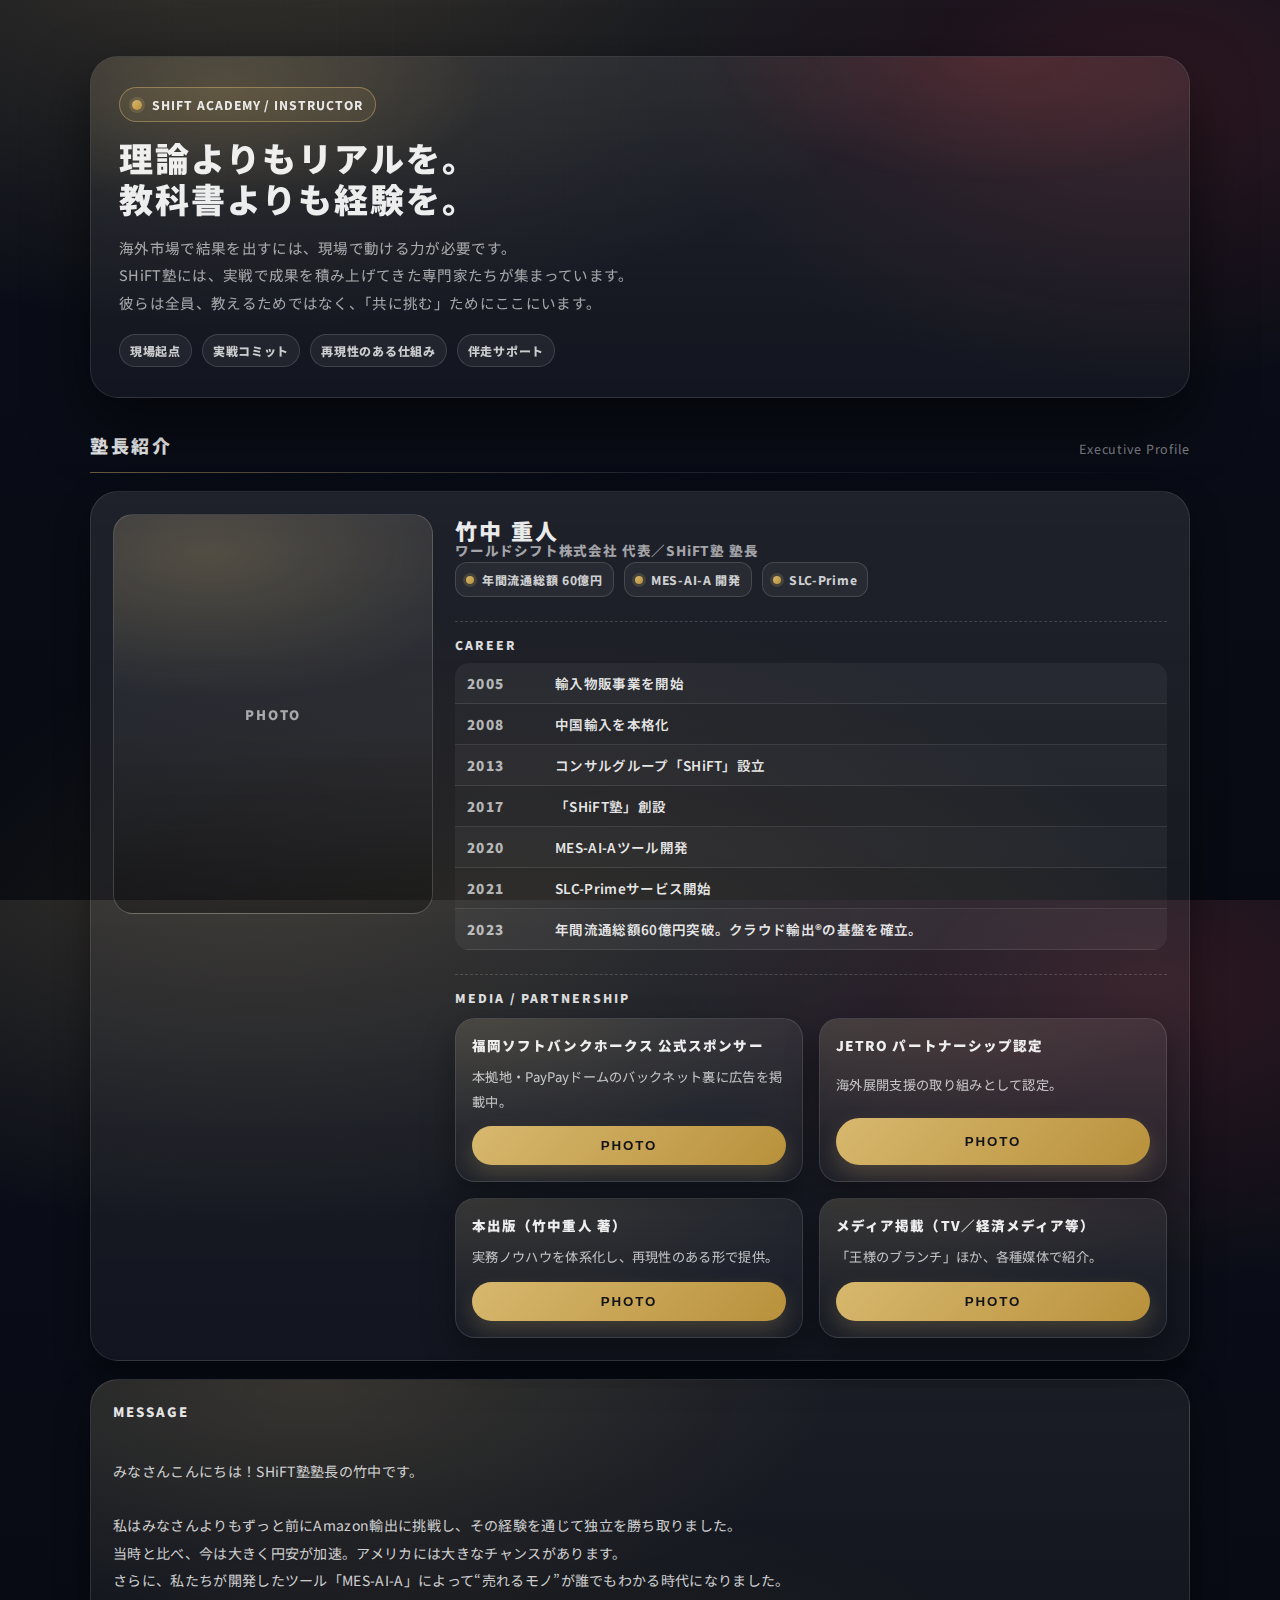
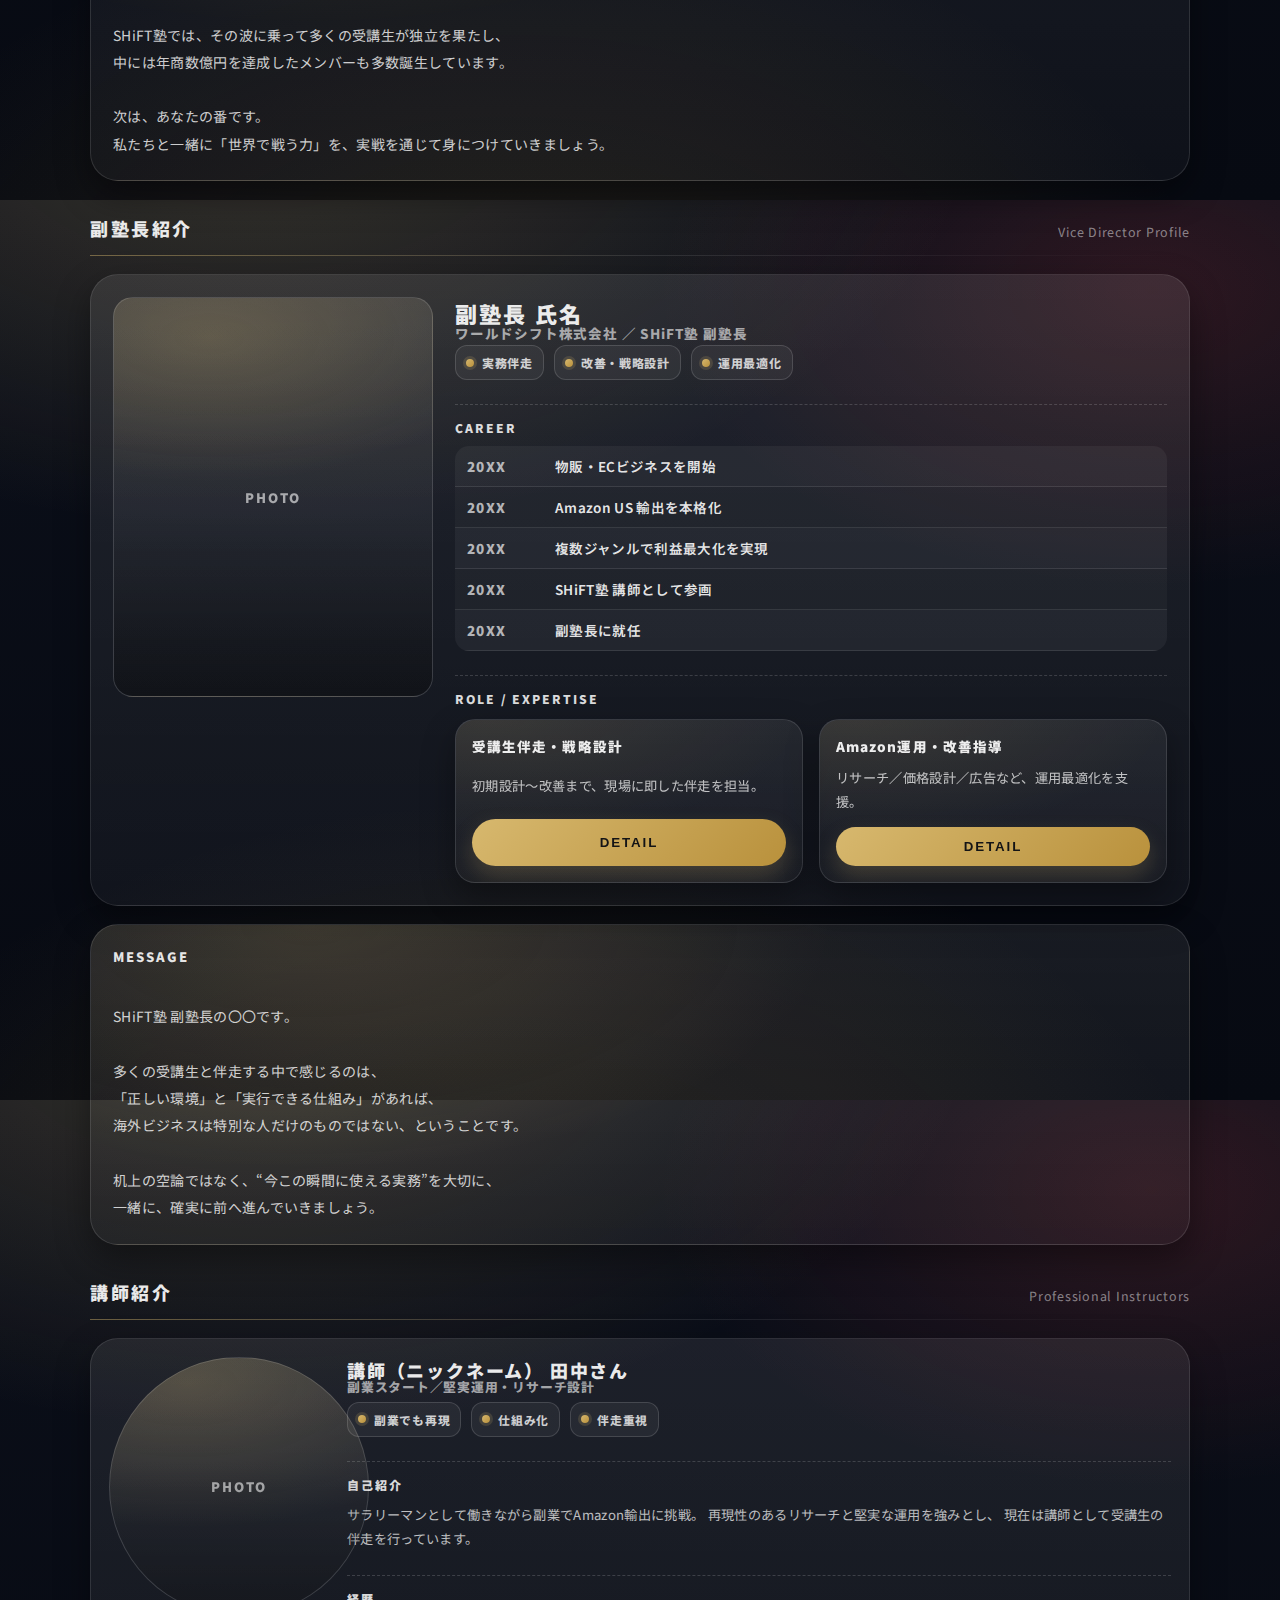
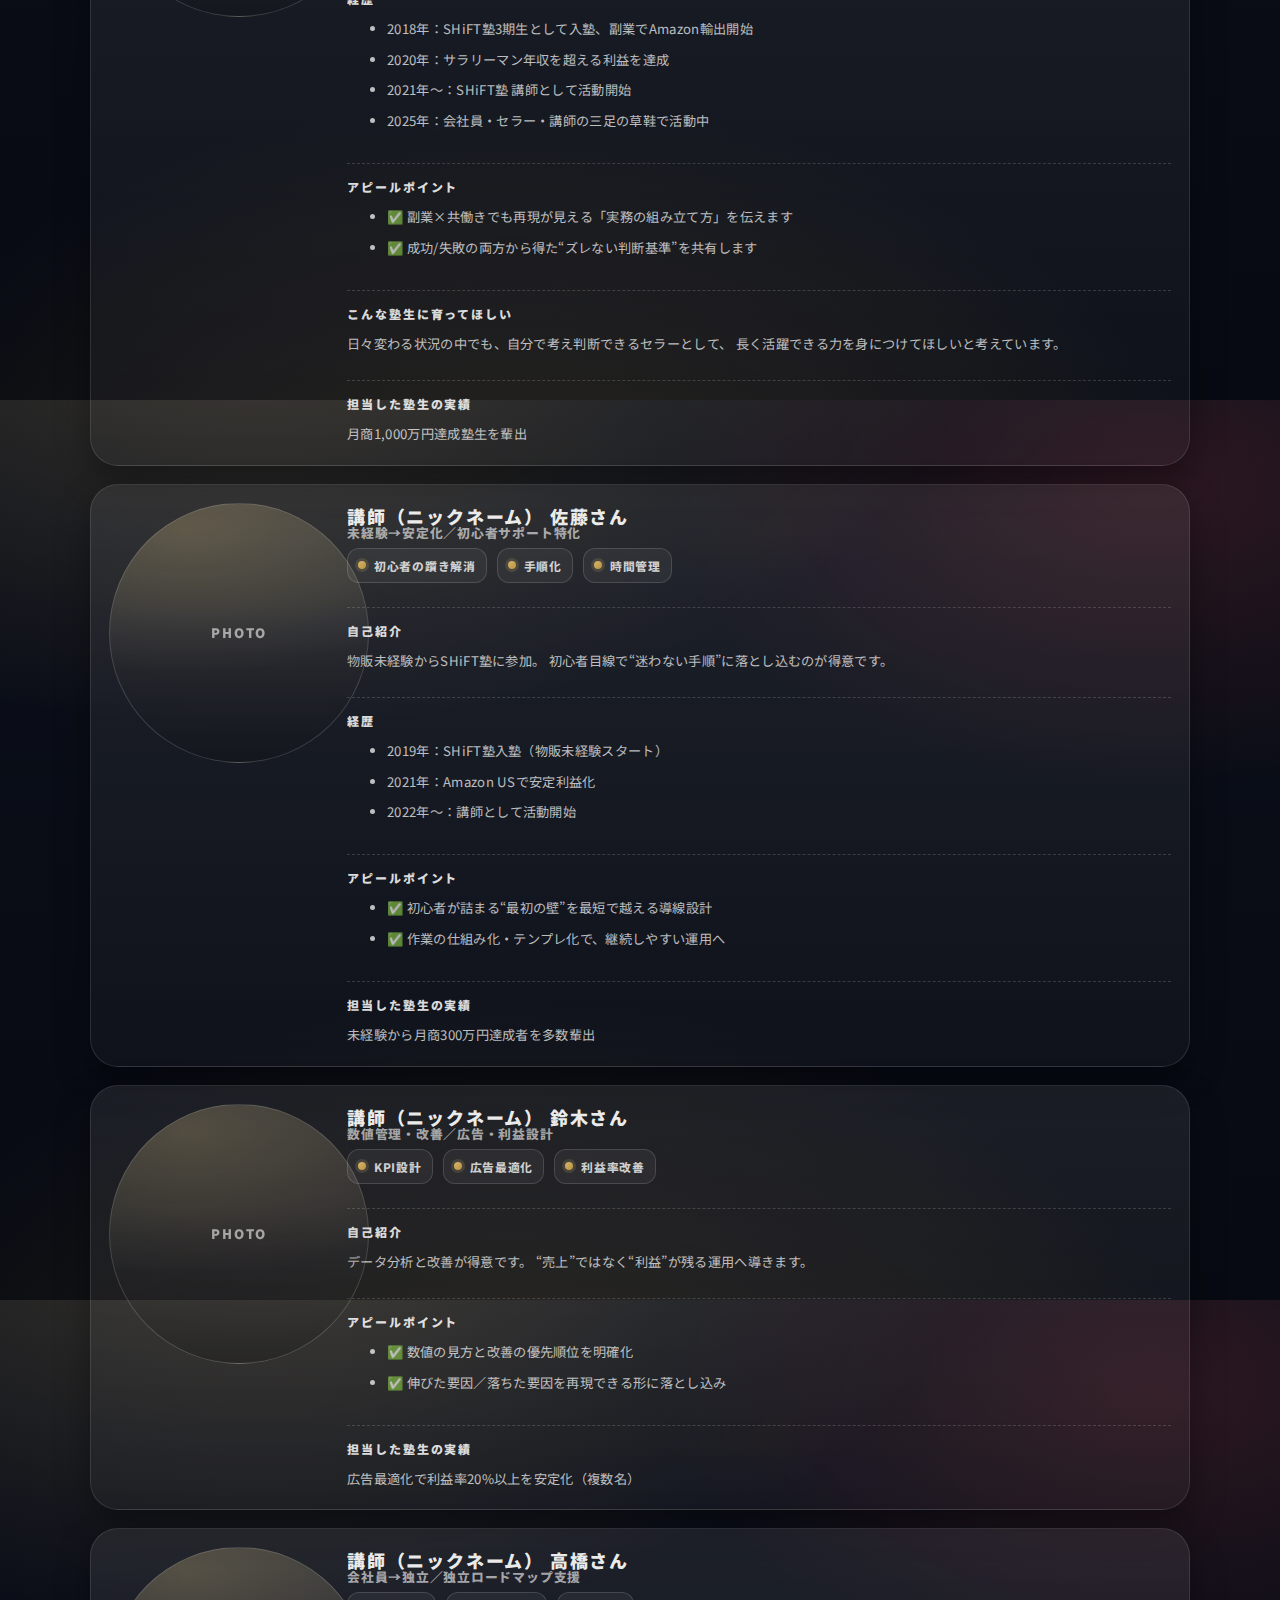
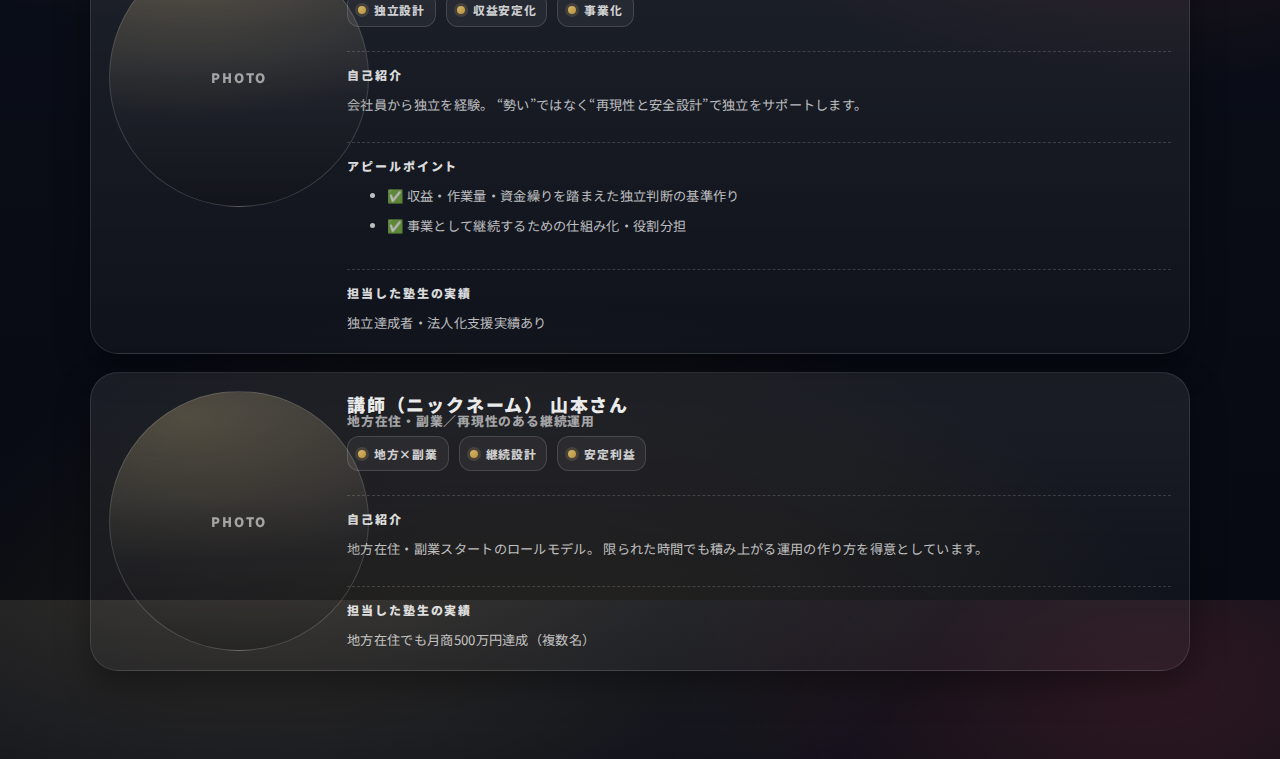
<file: index.html>
<!doctype html>
<html lang="ja">
<head>
  <meta charset="utf-8" />
  <meta name="viewport" content="width=device-width,initial-scale=1" />
  <title>SHiFT塾｜講師紹介</title>
  <meta name="description" content="SHiFT塾の塾長・副塾長・講師陣紹介ページ" />

  <!-- Fonts -->
  <link rel="preconnect" href="https://fonts.googleapis.com">
  <link rel="preconnect" href="https://fonts.gstatic.com" crossorigin>
  <link href="https://fonts.googleapis.com/css2?family=Noto+Sans+JP:wght@400;500;600;700;800;900&display=swap" rel="stylesheet">

  <style>
    :root{
      --bg: #0b0f1a;
      --bg2:#070a12;
      --card: rgba(255,255,255,.06);
      --card2: rgba(255,255,255,.08);
      --line: rgba(255,255,255,.10);
      --text: rgba(255,255,255,.92);
      --muted: rgba(255,255,255,.62);
      --muted2: rgba(255,255,255,.48);

      --gold1:#d7b86e;
      --gold2:#b9913c;
      --shadow: 0 24px 60px rgba(0,0,0,.55);
      --shadow2: 0 14px 34px rgba(0,0,0,.40);

      --r: 22px;
      --max: 1100px;
    }

    *{ box-sizing: border-box; }
    html,body{ height:100%; }
    body{
      margin:0;
      color: var(--text);
      font-family: "Noto Sans JP", system-ui, -apple-system, Segoe UI, Roboto, sans-serif;
      letter-spacing: .02em;
      background:
        radial-gradient(1200px 700px at 20% -10%, rgba(215,184,110,.22), transparent 60%),
        radial-gradient(900px 540px at 90% 10%, rgba(255,77,77,.14), transparent 55%),
        radial-gradient(1200px 800px at 40% 120%, rgba(185,145,60,.16), transparent 60%),
        linear-gradient(180deg, var(--bg), var(--bg2));
      overflow-x:hidden;
    }

    .wrap{
      width: min(var(--max), calc(100% - 40px));
      margin: 0 auto;
      padding: 56px 0 88px;
    }

    /* subtle grid */
    .grid-bg{
      position: fixed;
      inset: 0;
      pointer-events:none;
      opacity:.22;
      background-image:
        linear-gradient(to right, rgba(255,255,255,.06) 1px, transparent 1px),
        linear-gradient(to bottom, rgba(255,255,255,.05) 1px, transparent 1px);
      background-size: 56px 56px;
      mask-image: radial-gradient(circle at 30% 0%, black 0, transparent 55%);
    }

    /* Intro card */
    .top{
      position: relative;
      border: 1px solid var(--line);
      border-radius: calc(var(--r) + 6px);
      background: linear-gradient(180deg, rgba(255,255,255,.08), rgba(255,255,255,.04));
      box-shadow: var(--shadow);
      padding: 30px 28px;
      overflow:hidden;
    }
    .top::before{
      content:"";
      position:absolute;
      inset:-2px;
      background:
        radial-gradient(500px 220px at 12% 10%, rgba(215,184,110,.30), transparent 55%),
        radial-gradient(520px 240px at 82% 0%, rgba(255,77,77,.22), transparent 55%);
      opacity:.65;
      pointer-events:none;
    }
    .top-inner{ position:relative; display:grid; gap:14px; }

    .badge{
      display:inline-flex;
      align-items:center;
      gap:10px;
      width: fit-content;
      padding: 8px 12px;
      border-radius: 999px;
      border: 1px solid rgba(215,184,110,.45);
      background: rgba(215,184,110,.10);
      color: rgba(255,255,255,.88);
      font-weight: 800;
      letter-spacing: .08em;
      font-size: 12px;
      text-transform: uppercase;
    }
    .badge i{
      width:10px;height:10px;border-radius:999px;
      display:inline-block;
      background: linear-gradient(135deg, var(--gold1), var(--gold2));
      box-shadow: 0 0 0 3px rgba(215,184,110,.18);
    }

    .headline{
      margin: 2px 0 0;
      font-size: clamp(22px, 3.1vw, 34px);
      font-weight: 900;
      letter-spacing: .06em;
      line-height: 1.2;
    }
    .subline{
      margin:0;
      color: var(--muted);
      font-size: 14.5px;
      line-height: 1.9;
      max-width: 900px;
    }
    .keycopy{
      display:flex;
      flex-wrap: wrap;
      gap:10px;
      margin-top: 4px;
    }
    .chip{
      padding: 7px 10px;
      border-radius: 999px;
      border: 1px solid rgba(255,255,255,.14);
      background: rgba(255,255,255,.06);
      color: rgba(255,255,255,.78);
      font-weight: 800;
      font-size: 12px;
      letter-spacing: .06em;
    }

    /* Section title */
    .section{
      margin-top: 34px;
    }
    .section-title{
      display:flex;
      align-items:flex-end;
      justify-content: space-between;
      gap: 18px;
      margin-bottom: 14px;
    }
    .section-title h2{
      margin:0;
      font-size: 18px;
      letter-spacing: .14em;
      font-weight: 900;
    }
    .section-title .hint{
      color: var(--muted2);
      font-size: 12.5px;
      letter-spacing: .06em;
    }
    .rule{
      height:1px;
      background: linear-gradient(90deg, rgba(215,184,110,.45), rgba(255,255,255,.10), transparent);
      border:0;
      margin: 10px 0 18px;
    }

    /* Profile card */
    .profile{
      border: 1px solid var(--line);
      border-radius: calc(var(--r) + 6px);
      background: linear-gradient(180deg, rgba(255,255,255,.09), rgba(255,255,255,.04));
      box-shadow: var(--shadow2);
      padding: 22px;
    }
    .profile-grid{
      display:grid;
      grid-template-columns: 320px 1fr;
      gap: 22px;
      align-items:start;
    }

    .photo{
      position: relative;
      border-radius: 20px;
      overflow:hidden;
      border: 1px solid rgba(255,255,255,.14);
      background:
        radial-gradient(500px 240px at 30% 10%, rgba(215,184,110,.22), transparent 60%),
        linear-gradient(180deg, rgba(255,255,255,.08), rgba(255,255,255,.02));
      aspect-ratio: 4 / 5;
      min-height: 380px;
    }
    .photo.small{ min-height: 260px; aspect-ratio: 1 / 1; border-radius: 999px; }
    .photo img{
      width:100%; height:100%;
      object-fit: cover;
      display:block;
      filter: contrast(1.02) saturate(1.02);
    }
    .photo .ph{
      position:absolute; inset:0;
      display:grid; place-items:center;
      color: rgba(255,255,255,.60);
      font-weight: 900;
      letter-spacing: .18em;
      font-size: 13px;
    }
    .photo::after{
      content:"";
      position:absolute; inset:0;
      background: linear-gradient(180deg, transparent 55%, rgba(0,0,0,.35));
      pointer-events:none;
    }
    .photo.small::after{ background: linear-gradient(180deg, transparent 40%, rgba(0,0,0,.25)); }

    .who{
      display:grid;
      gap: 10px;
      align-content:start;
    }
    .name{
      margin:0;
      font-size: 22px;
      font-weight: 900;
      letter-spacing: .10em;
    }
    .role{
      margin: -6px 0 0;
      color: var(--muted);
      font-size: 13.5px;
      letter-spacing: .06em;
      font-weight: 800;
    }

    .meta-row{
      display:flex;
      flex-wrap: wrap;
      gap:10px;
      margin-top: 2px;
    }
    .meta{
      display:inline-flex;
      align-items:center;
      gap:8px;
      padding: 8px 10px;
      border-radius: 12px;
      border: 1px solid rgba(255,255,255,.14);
      background: rgba(255,255,255,.05);
      color: rgba(255,255,255,.78);
      font-size: 12px;
      font-weight: 800;
      letter-spacing: .06em;
    }
    .dot{
      width:8px; height:8px; border-radius:999px;
      background: linear-gradient(135deg, var(--gold1), var(--gold2));
      box-shadow: 0 0 0 3px rgba(215,184,110,.16);
    }

    .block{
      margin-top: 14px;
      padding-top: 14px;
      border-top: 1px dashed rgba(255,255,255,.16);
    }
    .label{
      font-weight: 900;
      letter-spacing: .16em;
      font-size: 12px;
      color: rgba(255,255,255,.86);
      margin-bottom: 10px;
    }

    .timeline{
      width:100%;
      border-collapse: collapse;
      font-size: 13.5px;
      border-radius: 14px;
      overflow:hidden;
    }
    .timeline tr{ background: rgba(255,255,255,.03); }
    .timeline tr:nth-child(odd){ background: rgba(255,255,255,.05); }
    .timeline th, .timeline td{
      padding: 10px 12px;
      border-bottom: 1px solid rgba(255,255,255,.10);
      vertical-align: top;
    }
    .timeline th{
      width: 88px;
      color: rgba(255,255,255,.68);
      font-weight: 900;
      letter-spacing: .10em;
      text-align:left;
    }
    .timeline td{
      color: rgba(255,255,255,.90);
      font-weight: 600;
    }

    /* Media cards */
    .media-grid{
      display:grid;
      grid-template-columns: repeat(2, minmax(0, 1fr));
      gap: 16px;
      margin-top: 12px;
    }
    .media-card{
      border: 1px solid rgba(255,255,255,.12);
      border-radius: 20px;
      background: linear-gradient(180deg, rgba(255,255,255,.07), rgba(255,255,255,.03));
      box-shadow: 0 14px 32px rgba(0,0,0,.35);
      padding: 16px;
      display:grid;
      gap: 10px;
      position: relative;
      overflow:hidden;
    }
    .media-card::before{
      content:"";
      position:absolute;
      inset:-2px;
      background: radial-gradient(520px 200px at 10% 0%, rgba(215,184,110,.18), transparent 60%);
      opacity:.6;
      pointer-events:none;
    }
    .media-card > *{ position:relative; }
    .media-title{
      margin:0;
      font-weight: 900;
      letter-spacing: .08em;
      font-size: 13.5px;
      color: rgba(255,255,255,.92);
    }
    .media-desc{
      margin:0;
      color: rgba(255,255,255,.72);
      font-size: 13.2px;
      line-height: 1.85;
    }
    .media-desc ul{ margin: 8px 0 0; padding-left: 1.2em; }
    .media-desc li{ margin: 6px 0; }

    .btn{
      border: 0;
      border-radius: 999px;
      padding: 12px 14px;
      font-weight: 900;
      letter-spacing: .14em;
      cursor: pointer;
      color: rgba(10,12,18,.95);
      background: linear-gradient(135deg, var(--gold1), var(--gold2));
      box-shadow: 0 10px 22px rgba(215,184,110,.22);
      transition: transform .12s ease, filter .12s ease;
      width: 100%;
      margin-top: 2px;
    }
    .btn:hover{ transform: translateY(-1px); filter: brightness(1.02); }
    .btn:active{ transform: translateY(0px); }

    /* Message */
    .message{
      margin-top: 18px;
      border: 1px solid rgba(255,255,255,.12);
      border-radius: calc(var(--r) + 6px);
      padding: 22px;
      background:
        radial-gradient(900px 420px at 20% 0%, rgba(215,184,110,.16), transparent 58%),
        linear-gradient(180deg, rgba(255,255,255,.07), rgba(255,255,255,.03));
      box-shadow: var(--shadow2);
    }
    .message h3{
      margin:0 0 10px;
      font-size: 13px;
      font-weight: 900;
      letter-spacing: .16em;
      color: rgba(255,255,255,.90);
    }
    .message p{
      margin:0;
      color: rgba(255,255,255,.80);
      font-size: 14px;
      line-height: 1.95;
      white-space: pre-line;
    }

    /* Instructor list */
    .stack{ display:grid; gap: 18px; }
    .instructor{
      border: 1px solid rgba(255,255,255,.11);
      border-radius: calc(var(--r) + 6px);
      background: linear-gradient(180deg, rgba(255,255,255,.08), rgba(255,255,255,.03));
      box-shadow: 0 14px 34px rgba(0,0,0,.36);
      padding: 18px;
    }
    .instructor-grid{
      display:grid;
      grid-template-columns: 220px 1fr;
      gap: 18px;
      align-items:start;
    }
    .instructor .name{ font-size: 18px; letter-spacing:.10em; }
    .instructor .role{ font-size: 12.8px; }
    .kpi{
      display:flex;
      flex-wrap: wrap;
      gap: 10px;
      margin-top: 6px;
    }
    .kpi .meta{ font-size: 11.8px; }

    /* Modal */
    dialog{
      width: min(960px, 92vw);
      border: 1px solid rgba(255,255,255,.14);
      border-radius: 20px;
      padding: 0;
      color: var(--text);
      background: rgba(10,12,18,.88);
      backdrop-filter: blur(10px);
      box-shadow: 0 30px 90px rgba(0,0,0,.65);
    }
    dialog::backdrop{
      background: rgba(0,0,0,.55);
      backdrop-filter: blur(2px);
    }
    .modal-head{
      display:flex;
      justify-content: space-between;
      align-items: center;
      gap: 12px;
      padding: 12px 14px;
      border-bottom: 1px solid rgba(255,255,255,.10);
      background: linear-gradient(180deg, rgba(255,255,255,.08), rgba(255,255,255,.03));
    }
    .modal-head .t{
      font-weight: 900;
      letter-spacing: .12em;
      font-size: 12px;
      color: rgba(255,255,255,.86);
    }
    .x{
      border:0;
      background: rgba(255,255,255,.08);
      border: 1px solid rgba(255,255,255,.14);
      color: rgba(255,255,255,.88);
      border-radius: 12px;
      padding: 8px 10px;
      cursor:pointer;
      font-weight: 900;
      letter-spacing:.08em;
    }
    .modal-body{
      padding: 16px;
      display:grid;
      place-items:center;
      min-height: 320px;
    }
    .modal-body img{
      max-width: 100%;
      height: auto;
      border-radius: 16px;
      border: 1px solid rgba(255,255,255,.14);
      box-shadow: 0 18px 40px rgba(0,0,0,.45);
    }
    .empty{
      color: rgba(255,255,255,.62);
      font-weight: 900;
      letter-spacing: .12em;
      font-size: 12px;
      padding: 18px 14px;
      border-radius: 14px;
      border: 1px dashed rgba(255,255,255,.16);
      background: rgba(255,255,255,.04);
    }

    /* Responsive */
    @media (max-width: 920px){
      .profile-grid{ grid-template-columns: 280px 1fr; }
      .instructor-grid{ grid-template-columns: 200px 1fr; }
    }
    @media (max-width: 760px){
      .wrap{ width: min(var(--max), calc(100% - 28px)); padding: 40px 0 72px; }
      .top{ padding: 24px 18px; }
      .profile{ padding: 18px; }
      .profile-grid{ grid-template-columns: 1fr; }
      .photo{ min-height: 360px; max-width: 420px; }
      .media-grid{ grid-template-columns: 1fr; }
      .instructor-grid{ grid-template-columns: 1fr; }
      .photo.small{ max-width: 220px; }
    }
  </style>
</head>

<body>
  <div class="grid-bg" aria-hidden="true"></div>

  <main class="wrap">
    <!-- INTRO -->
    <section class="top" aria-label="イントロ">
      <div class="top-inner">
        <div class="badge"><i></i> SHiFT Academy / Instructor</div>
        <h1 class="headline">理論よりもリアルを。<br>教科書よりも経験を。</h1>
        <p class="subline">
          海外市場で結果を出すには、現場で動ける力が必要です。<br>
          SHiFT塾には、実戦で成果を積み上げてきた専門家たちが集まっています。<br>
          彼らは全員、教えるためではなく、「共に挑む」ためにここにいます。
        </p>
        <div class="keycopy">
          <span class="chip">現場起点</span>
          <span class="chip">実戦コミット</span>
          <span class="chip">再現性のある仕組み</span>
          <span class="chip">伴走サポート</span>
        </div>
      </div>
    </section>

    <!-- DIRECTOR -->
    <section class="section" aria-label="塾長紹介">
      <div class="section-title">
        <h2>塾長紹介</h2>
        <div class="hint">Executive Profile</div>
      </div>
      <hr class="rule">

      <article class="profile">
        <div class="profile-grid">
          <div class="photo">
            <!-- <img src="https://example.com/takenaka.jpg" alt="竹中 重人"> -->
            <div class="ph">PHOTO</div>
          </div>

          <div class="who">
            <div>
              <h3 class="name">竹中 重人</h3>
              <p class="role">ワールドシフト株式会社 代表／SHiFT塾 塾長</p>
              <div class="meta-row">
                <span class="meta"><span class="dot"></span> 年間流通総額 60億円</span>
                <span class="meta"><span class="dot"></span> MES-AI-A 開発</span>
                <span class="meta"><span class="dot"></span> SLC-Prime</span>
              </div>
            </div>

            <div class="block">
              <div class="label">CAREER</div>
              <table class="timeline" aria-label="経歴">
                <tbody>
                  <tr><th>2005</th><td>輸入物販事業を開始</td></tr>
                  <tr><th>2008</th><td>中国輸入を本格化</td></tr>
                  <tr><th>2013</th><td>コンサルグループ「SHiFT」設立</td></tr>
                  <tr><th>2017</th><td>「SHiFT塾」創設</td></tr>
                  <tr><th>2020</th><td>MES-AI-Aツール開発</td></tr>
                  <tr><th>2021</th><td>SLC-Primeサービス開始</td></tr>
                  <tr><th>2023</th><td>年間流通総額60億円突破。クラウド輸出®の基盤を確立。</td></tr>
                </tbody>
              </table>
            </div>

            <div class="block">
              <div class="label">MEDIA / PARTNERSHIP</div>
              <div class="media-grid">
                <div class="media-card">
                  <p class="media-title">福岡ソフトバンクホークス 公式スポンサー</p>
                  <p class="media-desc">本拠地・PayPayドームのバックネット裏に広告を掲載中。</p>
                  <button class="btn" type="button" onclick="openModal('ホークス公式スポンサー','')">PHOTO</button>
                </div>
                <div class="media-card">
                  <p class="media-title">JETRO パートナーシップ認定</p>
                  <p class="media-desc">海外展開支援の取り組みとして認定。</p>
                  <button class="btn" type="button" onclick="openModal('JETRO パートナー認定','')">PHOTO</button>
                </div>
                <div class="media-card">
                  <p class="media-title">本出版（竹中重人 著）</p>
                  <p class="media-desc">実務ノウハウを体系化し、再現性のある形で提供。</p>
                  <button class="btn" type="button" onclick="openModal('本出版','')">PHOTO</button>
                </div>
                <div class="media-card">
                  <p class="media-title">メディア掲載（TV／経済メディア等）</p>
                  <p class="media-desc">「王様のブランチ」ほか、各種媒体で紹介。</p>
                  <button class="btn" type="button" onclick="openModal('メディア掲載','')">PHOTO</button>
                </div>
              </div>
            </div>

          </div>
        </div>
      </article>

      <div class="message" aria-label="塾長メッセージ">
        <h3>MESSAGE</h3>
        <p>
みなさんこんにちは！SHiFT塾塾長の竹中です。

私はみなさんよりもずっと前にAmazon輸出に挑戦し、その経験を通じて独立を勝ち取りました。
当時と比べ、今は大きく円安が加速。アメリカには大きなチャンスがあります。
さらに、私たちが開発したツール「MES-AI-A」によって“売れるモノ”が誰でもわかる時代になりました。

SHiFT塾では、その波に乗って多くの受講生が独立を果たし、
中には年商数億円を達成したメンバーも多数誕生しています。

次は、あなたの番です。
私たちと一緒に「世界で戦う力」を、実戦を通じて身につけていきましょう。
        </p>
      </div>
    </section>

    <!-- VICE DIRECTOR -->
    <section class="section" aria-label="副塾長紹介">
      <div class="section-title">
        <h2>副塾長紹介</h2>
        <div class="hint">Vice Director Profile</div>
      </div>
      <hr class="rule">

      <article class="profile">
        <div class="profile-grid">
          <div class="photo">
            <!-- <img src="https://example.com/vice.jpg" alt="副塾長 氏名"> -->
            <div class="ph">PHOTO</div>
          </div>

          <div class="who">
            <div>
              <h3 class="name">副塾長 氏名</h3>
              <p class="role">ワールドシフト株式会社 ／ SHiFT塾 副塾長</p>
              <div class="meta-row">
                <span class="meta"><span class="dot"></span> 実務伴走</span>
                <span class="meta"><span class="dot"></span> 改善・戦略設計</span>
                <span class="meta"><span class="dot"></span> 運用最適化</span>
              </div>
            </div>

            <div class="block">
              <div class="label">CAREER</div>
              <table class="timeline" aria-label="副塾長 経歴">
                <tbody>
                  <tr><th>20XX</th><td>物販・ECビジネスを開始</td></tr>
                  <tr><th>20XX</th><td>Amazon US 輸出を本格化</td></tr>
                  <tr><th>20XX</th><td>複数ジャンルで利益最大化を実現</td></tr>
                  <tr><th>20XX</th><td>SHiFT塾 講師として参画</td></tr>
                  <tr><th>20XX</th><td>副塾長に就任</td></tr>
                </tbody>
              </table>
            </div>

            <div class="block">
              <div class="label">ROLE / EXPERTISE</div>
              <div class="media-grid">
                <div class="media-card">
                  <p class="media-title">受講生伴走・戦略設計</p>
                  <p class="media-desc">初期設計〜改善まで、現場に即した伴走を担当。</p>
                  <button class="btn" type="button" onclick="openModal('受講生伴走','')">DETAIL</button>
                </div>
                <div class="media-card">
                  <p class="media-title">Amazon運用・改善指導</p>
                  <p class="media-desc">リサーチ／価格設計／広告など、運用最適化を支援。</p>
                  <button class="btn" type="button" onclick="openModal('Amazon運用','')">DETAIL</button>
                </div>
              </div>
            </div>

          </div>
        </div>
      </article>

      <div class="message" aria-label="副塾長メッセージ">
        <h3>MESSAGE</h3>
        <p>
SHiFT塾 副塾長の〇〇です。

多くの受講生と伴走する中で感じるのは、
「正しい環境」と「実行できる仕組み」があれば、
海外ビジネスは特別な人だけのものではない、ということです。

机上の空論ではなく、“今この瞬間に使える実務”を大切に、
一緒に、確実に前へ進んでいきましょう。
        </p>
      </div>
    </section>

    <!-- INSTRUCTORS -->
    <section class="section" aria-label="講師紹介">
      <div class="section-title">
        <h2>講師紹介</h2>
        <div class="hint">Professional Instructors</div>
      </div>
      <hr class="rule">

      <div class="stack">

        <!-- Instructor 1 (画像の文章イメージに近い詳細版) -->
        <article class="instructor">
          <div class="instructor-grid">
            <div class="photo small">
              <!-- <img src="https://example.com/tanaka.jpg" alt="田中さん"> -->
              <div class="ph">PHOTO</div>
            </div>

            <div class="who">
              <div>
                <h3 class="name">講師（ニックネーム） 田中さん</h3>
                <p class="role">副業スタート／堅実運用・リサーチ設計</p>
                <div class="kpi">
                  <span class="meta"><span class="dot"></span> 副業でも再現</span>
                  <span class="meta"><span class="dot"></span> 仕組み化</span>
                  <span class="meta"><span class="dot"></span> 伴走重視</span>
                </div>
              </div>

              <div class="block">
                <div class="label">自己紹介</div>
                <p class="media-desc">
                  サラリーマンとして働きながら副業でAmazon輸出に挑戦。
                  再現性のあるリサーチと堅実な運用を強みとし、
                  現在は講師として受講生の伴走を行っています。
                </p>
              </div>

              <div class="block">
                <div class="label">経歴</div>
                <ul class="media-desc">
                  <li>2018年：SHiFT塾3期生として入塾、副業でAmazon輸出開始</li>
                  <li>2020年：サラリーマン年収を超える利益を達成</li>
                  <li>2021年〜：SHiFT塾 講師として活動開始</li>
                  <li>2025年：会社員・セラー・講師の三足の草鞋で活動中</li>
                </ul>
              </div>

              <div class="block">
                <div class="label">アピールポイント</div>
                <ul class="media-desc">
                  <li>✅ 副業×共働きでも再現が見える「実務の組み立て方」を伝えます</li>
                  <li>✅ 成功/失敗の両方から得た“ズレない判断基準”を共有します</li>
                </ul>
              </div>

              <div class="block">
                <div class="label">こんな塾生に育ってほしい</div>
                <p class="media-desc">
                  日々変わる状況の中でも、自分で考え判断できるセラーとして、
                  長く活躍できる力を身につけてほしいと考えています。
                </p>
              </div>

              <div class="block">
                <div class="label">担当した塾生の実績</div>
                <p class="media-desc">月商1,000万円達成塾生を輩出</p>
              </div>
            </div>
          </div>
        </article>

        <!-- Instructor 2 -->
        <article class="instructor">
          <div class="instructor-grid">
            <div class="photo small"><div class="ph">PHOTO</div></div>
            <div class="who">
              <div>
                <h3 class="name">講師（ニックネーム） 佐藤さん</h3>
                <p class="role">未経験→安定化／初心者サポート特化</p>
                <div class="kpi">
                  <span class="meta"><span class="dot"></span> 初心者の躓き解消</span>
                  <span class="meta"><span class="dot"></span> 手順化</span>
                  <span class="meta"><span class="dot"></span> 時間管理</span>
                </div>
              </div>

              <div class="block">
                <div class="label">自己紹介</div>
                <p class="media-desc">
                  物販未経験からSHiFT塾に参加。
                  初心者目線で“迷わない手順”に落とし込むのが得意です。
                </p>
              </div>

              <div class="block">
                <div class="label">経歴</div>
                <ul class="media-desc">
                  <li>2019年：SHiFT塾入塾（物販未経験スタート）</li>
                  <li>2021年：Amazon USで安定利益化</li>
                  <li>2022年〜：講師として活動開始</li>
                </ul>
              </div>

              <div class="block">
                <div class="label">アピールポイント</div>
                <ul class="media-desc">
                  <li>✅ 初心者が詰まる“最初の壁”を最短で越える導線設計</li>
                  <li>✅ 作業の仕組み化・テンプレ化で、継続しやすい運用へ</li>
                </ul>
              </div>

              <div class="block">
                <div class="label">担当した塾生の実績</div>
                <p class="media-desc">未経験から月商300万円達成者を多数輩出</p>
              </div>
            </div>
          </div>
        </article>

        <!-- Instructor 3 -->
        <article class="instructor">
          <div class="instructor-grid">
            <div class="photo small"><div class="ph">PHOTO</div></div>
            <div class="who">
              <div>
                <h3 class="name">講師（ニックネーム） 鈴木さん</h3>
                <p class="role">数値管理・改善／広告・利益設計</p>
                <div class="kpi">
                  <span class="meta"><span class="dot"></span> KPI設計</span>
                  <span class="meta"><span class="dot"></span> 広告最適化</span>
                  <span class="meta"><span class="dot"></span> 利益率改善</span>
                </div>
              </div>

              <div class="block">
                <div class="label">自己紹介</div>
                <p class="media-desc">
                  データ分析と改善が得意です。
                  “売上”ではなく“利益”が残る運用へ導きます。
                </p>
              </div>

              <div class="block">
                <div class="label">アピールポイント</div>
                <ul class="media-desc">
                  <li>✅ 数値の見方と改善の優先順位を明確化</li>
                  <li>✅ 伸びた要因／落ちた要因を再現できる形に落とし込み</li>
                </ul>
              </div>

              <div class="block">
                <div class="label">担当した塾生の実績</div>
                <p class="media-desc">広告最適化で利益率20%以上を安定化（複数名）</p>
              </div>
            </div>
          </div>
        </article>

        <!-- Instructor 4 -->
        <article class="instructor">
          <div class="instructor-grid">
            <div class="photo small"><div class="ph">PHOTO</div></div>
            <div class="who">
              <div>
                <h3 class="name">講師（ニックネーム） 高橋さん</h3>
                <p class="role">会社員→独立／独立ロードマップ支援</p>
                <div class="kpi">
                  <span class="meta"><span class="dot"></span> 独立設計</span>
                  <span class="meta"><span class="dot"></span> 収益安定化</span>
                  <span class="meta"><span class="dot"></span> 事業化</span>
                </div>
              </div>

              <div class="block">
                <div class="label">自己紹介</div>
                <p class="media-desc">
                  会社員から独立を経験。
                  “勢い”ではなく“再現性と安全設計”で独立をサポートします。
                </p>
              </div>

              <div class="block">
                <div class="label">アピールポイント</div>
                <ul class="media-desc">
                  <li>✅ 収益・作業量・資金繰りを踏まえた独立判断の基準作り</li>
                  <li>✅ 事業として継続するための仕組み化・役割分担</li>
                </ul>
              </div>

              <div class="block">
                <div class="label">担当した塾生の実績</div>
                <p class="media-desc">独立達成者・法人化支援実績あり</p>
              </div>
            </div>
          </div>
        </article>

        <!-- Instructor 5 -->
        <article class="instructor">
          <div class="instructor-grid">
            <div class="photo small"><div class="ph">PHOTO</div></div>
            <div class="who">
              <div>
                <h3 class="name">講師（ニックネーム） 山本さん</h3>
                <p class="role">地方在住・副業／再現性のある継続運用</p>
                <div class="kpi">
                  <span class="meta"><span class="dot"></span> 地方×副業</span>
                  <span class="meta"><span class="dot"></span> 継続設計</span>
                  <span class="meta"><span class="dot"></span> 安定利益</span>
                </div>
              </div>

              <div class="block">
                <div class="label">自己紹介</div>
                <p class="media-desc">
                  地方在住・副業スタートのロールモデル。
                  限られた時間でも積み上がる運用の作り方を得意としています。
                </p>
              </div>

              <div class="block">
                <div class="label">担当した塾生の実績</div>
                <p class="media-desc">地方在住でも月商500万円達成（複数名）</p>
              </div>
            </div>
          </div>
        </article>

      </div>
    </section>

  </main>

  <!-- Modal -->
  <dialog id="m">
    <div class="modal-head">
      <div class="t" id="mt">MEDIA</div>
      <button class="x" onclick="closeModal()">CLOSE</button>
    </div>
    <div class="modal-body" id="mb">
      <div class="empty">画像URLを設定すると表示できます</div>
    </div>
  </dialog>

  <script>
    const m = document.getElementById('m');
    const mt = document.getElementById('mt');
    const mb = document.getElementById('mb');

    // url に画像URLを渡すと表示できます（今は空欄）
    function openModal(title, url){
      mt.textContent = title || "MEDIA";
      if (!url){
        mb.innerHTML = '<div class="empty">画像URLを設定すると表示できます</div>';
      }else{
        mb.innerHTML = '<img src="'+ url +'" alt="'+ (title||'media') +'">';
      }
      m.showModal();
    }
    function closeModal(){ m.close(); }

    // 背景クリックで閉じる
    m.addEventListener('click', (e) => {
      const rect = m.getBoundingClientRect();
      const inside = rect.top <= e.clientY && e.clientY <= rect.bottom &&
                     rect.left <= e.clientX && e.clientX <= rect.right;
      if (!inside) closeModal();
    });
  </script>
</body>
</html>
</file>
